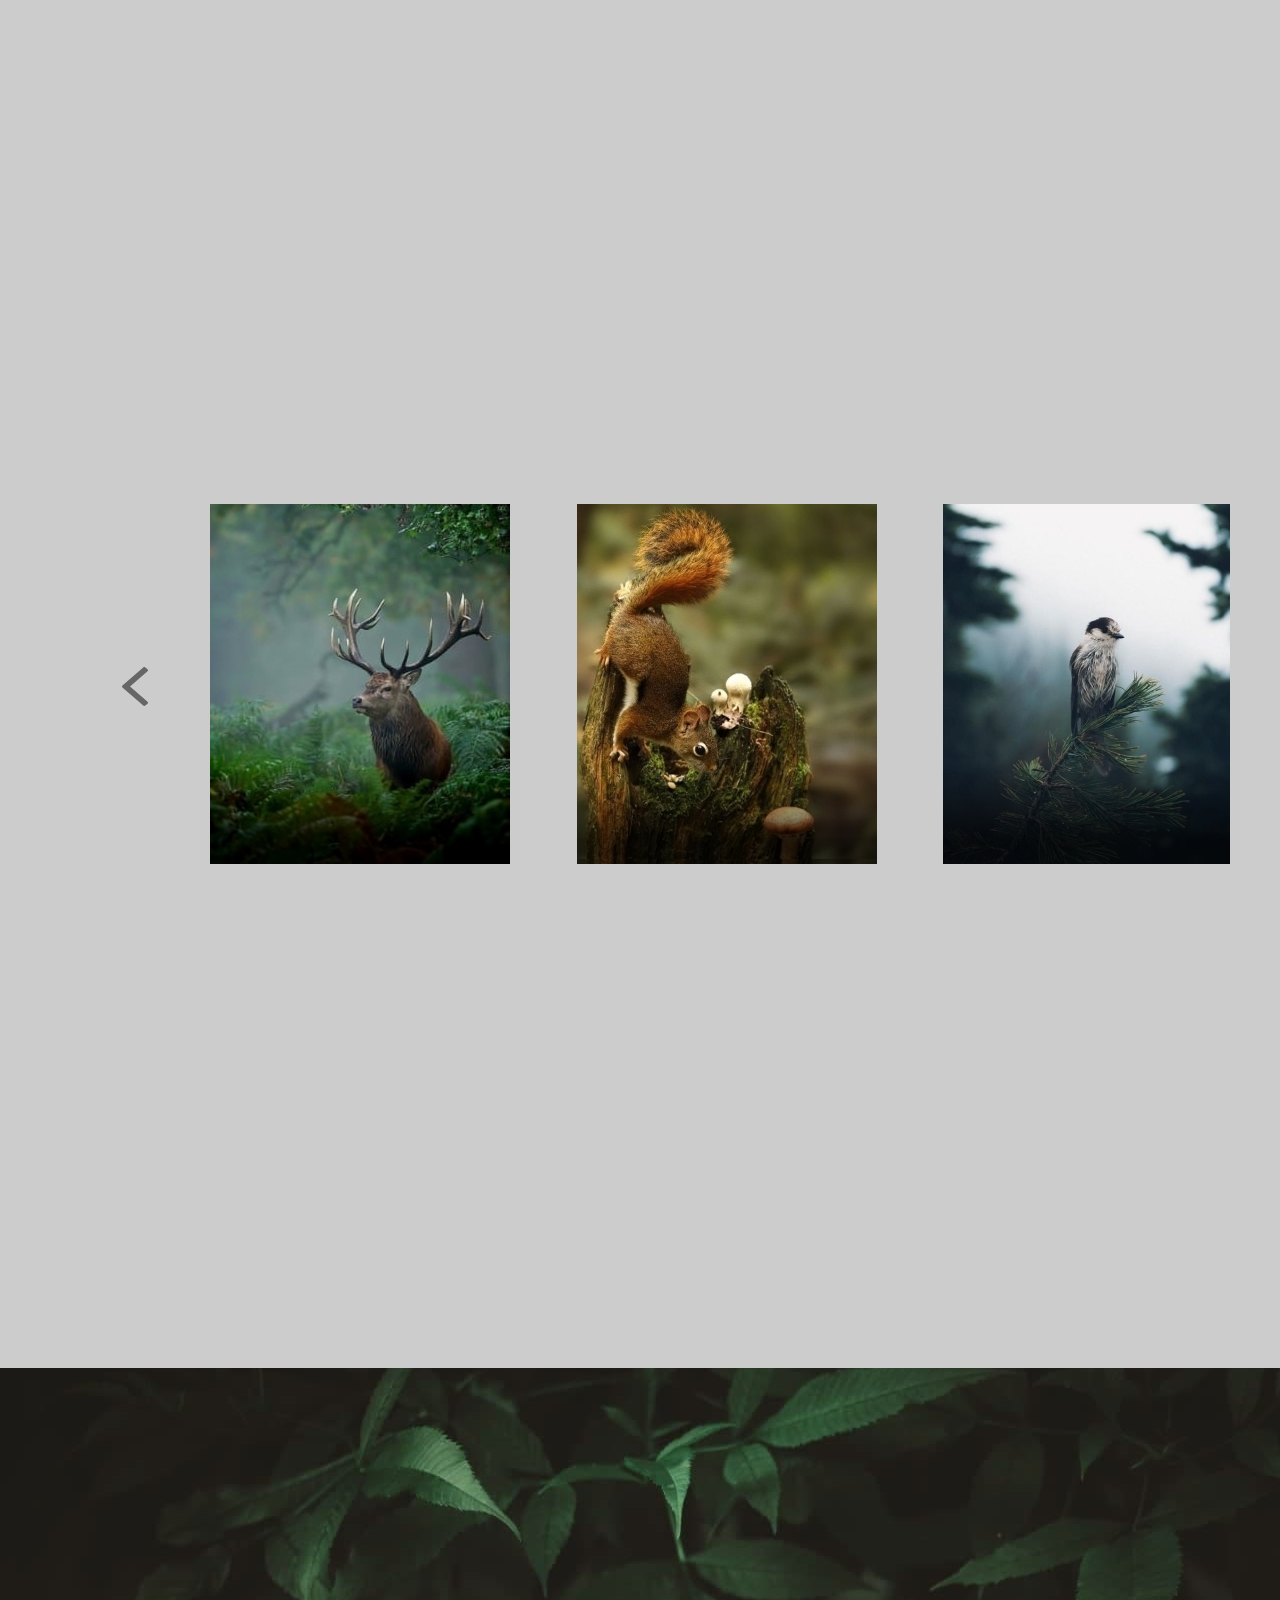
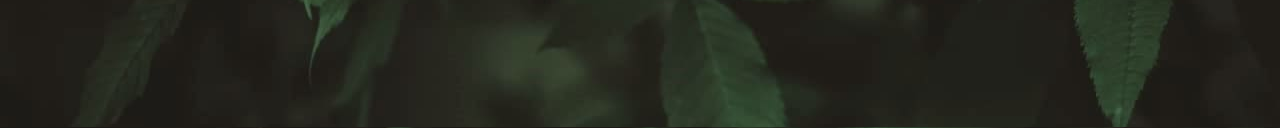
<file: wildlife/index.html>
<!DOCTYPE html>
<html lang="en">
  <head>
    <meta charset="UTF-8" />
    <meta http-equiv="X-UA-Compatible" content="IE=edge" />
    <meta name="viewport" content="width=device-width, initial-scale=1.0" />
    <link rel="stylesheet" href="./style.css" />
    <title>Slider</title>
  </head>
  <body>
    <section class="slider-bg">
      <div class="slider-content">
        <div class="slider-container">
          <div class="arrow-container" id="arrow-left">
            <img src="./assets/left-arrow.svg" alt="left-arrow" class="arrow" />
          </div>
          <div class="slider" id="slider">
            <div class="image-container" id="imgs">
              <img src="./assets/deer.png" alt="deer" />
              <img src="./assets/squirrel.png" alt="squirrel" />
              <img src="./assets/bird.png" alt="bird" />
              <img src="./assets/god.jpg" alt="god" />
            </div>
          </div>
          <div class="arrow-container" id="arrow-right">
            <img
              src="./assets/right-arrow.svg"
              alt="left-arrow"
              class="arrow"
            />
          </div>
        </div>
      </div>
    </section>
    <footer>
      <div class="footer-container">
        <div class="footer"></div>
      </div>
    </footer>

    <script src="./script.js"></script>
  </body>
</html>
</file>
<file: wildlife/style.css>
* {
  box-sizing: border-box;
  margin: 0;
  padding: 0;
}

body {
  /* display: flex;
  align-items: center;
  justify-content: center;
  min-height: 100vh;
  margin: 0;
  min-height: 100vh; */
}

/* slider block start*/

.slider-bg {
  background-color: #cccccc;
}

.slider-content {
  margin: 0 auto;
  width: 1440px;
  height: 1368px;
  display: flex;
  justify-content: center;
  align-items: center;
}

.slider-container {
  margin: 0 auto;
  /* background-color: aquamarine; */
  display: flex;
  justify-content: space-between;
  width: 1200px;
  height: 360px;
}

.slider {
  height: 360px;
  width: 1020px;
  overflow: hidden;
  /* display: flex;
  justify-content: space-between; */
}

.arrow-container {
  display: flex;
  align-items: center;
  cursor: pointer;
}

.image-container {
  display: flex;

  /* flex-wrap: wrap; */
  justify-content: space-between;
  width: 1400px;
  transition: transform 0.3s linear;
  transform: translateX(0);
  box-shadow: 2px 2px 5px rgba(0, 0, 0, 0.3);
}

.image-container img {
  cursor: pointer;
  object-fit: cover;
  height: 360px;
  width: 300px;
}

.image-container img:hover {
  transform: scale(1.1);
}
.arrow-container img:hover {
  transform: scale(1.1);
}

/* slider block end*/

/* footer block start*/

footer {
  background-color: #181617;
}

.footer-container {
  margin: 0 auto;
  background-image: url("./assets/footer-bg.png");
  max-width: 1440px;
  height: 360px;
}

.footer {
  margin: 0 auto;
  max-width: 1200px;
  /* border: 1px solid white; */
}

/* footer block end*/
</file>
